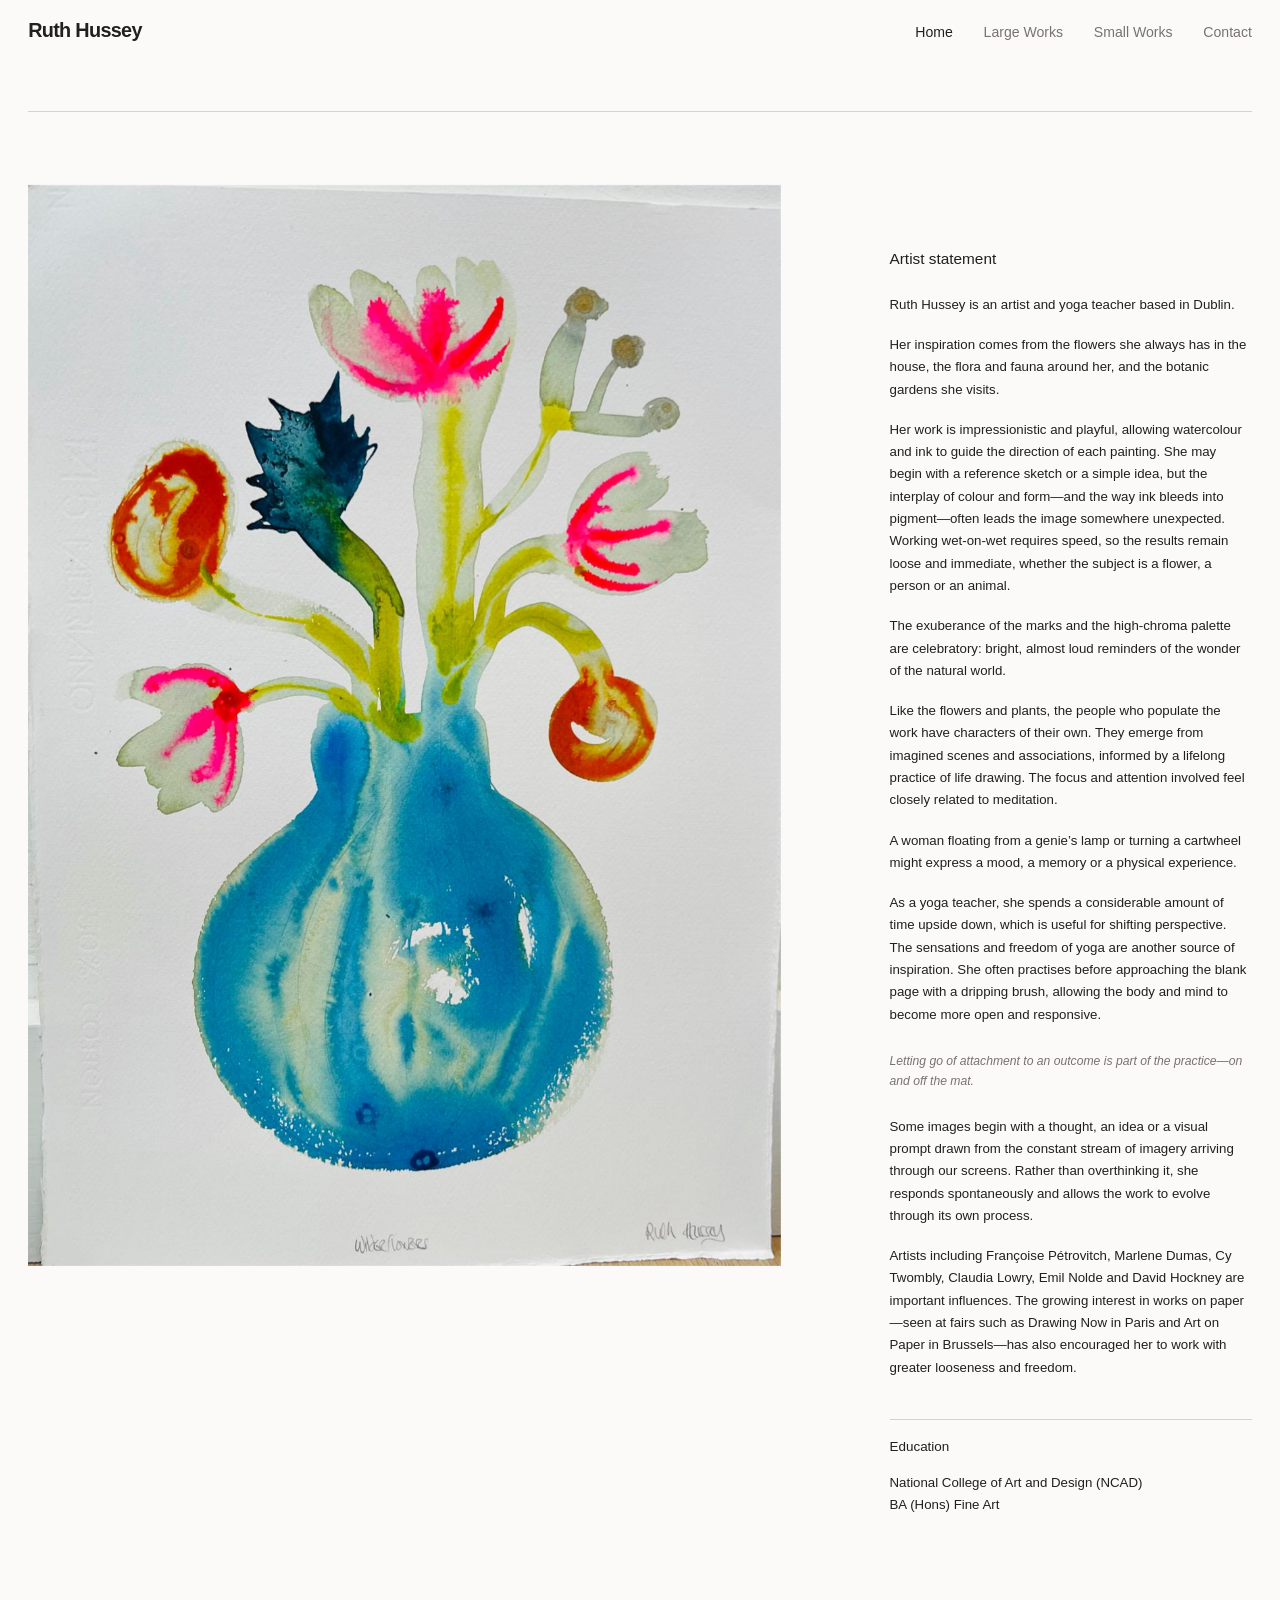
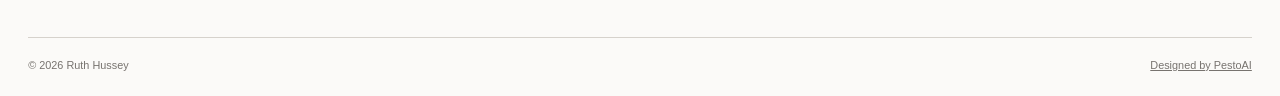
<file: index.html>
<!doctype html>
<html lang="en">
<head>
  <meta charset="utf-8">
  <meta name="viewport" content="width=device-width, initial-scale=1">
  <meta name="description" content="Ruth Hussey is a Dublin-based artist working in watercolour and ink.">
  <meta name="theme-color" content="#fbfaf8">
  <title>Ruth Hussey — Artist</title>
  <link rel="icon" href="assets/favicon.svg" type="image/svg+xml">
  <link rel="stylesheet" href="styles.css">
  <script src="site-config.js" defer></script>
  <script src="gallery-data.js" defer></script>
  <script src="artworks.js" defer></script>
  <script src="script.js" defer></script>
</head>
<body data-page="home">
  <a class="skip-link" href="#main-content">Skip to content</a>

  <header class="site-header">
    <a class="artist-name" href="index.html" data-site-name>Ruth Hussey</a>
    <nav aria-label="Main navigation">
      <a href="index.html" data-nav="home">Home</a>
      <a href="large-works.html" data-nav="large">Large Works</a>
      <a href="small-works.html" data-nav="small">Small Works</a>
      <a href="contact.html" data-nav="contact">Contact</a>
    </nav>
  </header>

  <main id="main-content" class="home-main">
    <section class="home-layout" aria-labelledby="statement-title">
      <figure class="home-artwork">
        <img id="home-image" src="" alt="Artwork by Ruth Hussey" hidden>
      </figure>

      <article class="artist-statement">
        <h1 id="statement-title">Artist statement</h1>

        <p>Ruth Hussey is an artist and yoga teacher based in Dublin.</p>

        <p>Her inspiration comes from the flowers she always has in the house, the flora and fauna around her, and the botanic gardens she visits.</p>

        <p>Her work is impressionistic and playful, allowing watercolour and ink to guide the direction of each painting. She may begin with a reference sketch or a simple idea, but the interplay of colour and form—and the way ink bleeds into pigment—often leads the image somewhere unexpected. Working wet-on-wet requires speed, so the results remain loose and immediate, whether the subject is a flower, a person or an animal.</p>

        <p>The exuberance of the marks and the high-chroma palette are celebratory: bright, almost loud reminders of the wonder of the natural world.</p>

        <p>Like the flowers and plants, the people who populate the work have characters of their own. They emerge from imagined scenes and associations, informed by a lifelong practice of life drawing. The focus and attention involved feel closely related to meditation.</p>

        <p>A woman floating from a genie’s lamp or turning a cartwheel might express a mood, a memory or a physical experience.</p>

        <p>As a yoga teacher, she spends a considerable amount of time upside down, which is useful for shifting perspective. The sensations and freedom of yoga are another source of inspiration. She often practises before approaching the blank page with a dripping brush, allowing the body and mind to become more open and responsive.</p>

        <blockquote>Letting go of attachment to an outcome is part of the practice—on and off the mat.</blockquote>

        <p>Some images begin with a thought, an idea or a visual prompt drawn from the constant stream of imagery arriving through our screens. Rather than overthinking it, she responds spontaneously and allows the work to evolve through its own process.</p>

        <p>Artists including Françoise Pétrovitch, Marlene Dumas, Cy Twombly, Claudia Lowry, Emil Nolde and David Hockney are important influences. The growing interest in works on paper—seen at fairs such as Drawing Now in Paris and Art on Paper in Brussels—has also encouraged her to work with greater looseness and freedom.</p>

        <section class="education" aria-labelledby="education-title">
          <h2 id="education-title">Education</h2>
          <p>National College of Art and Design (NCAD)<br>BA (Hons) Fine Art</p>
        </section>
      </article>
    </section>
  </main>

  <footer class="site-footer">
    <p>© <span id="current-year"></span> <span data-site-name>Ruth Hussey</span></p>
    <p><a href="https://pestoai.net/" target="_blank" rel="noopener noreferrer">Designed by PestoAI</a></p>
  </footer>
</body>
</html>
</file>
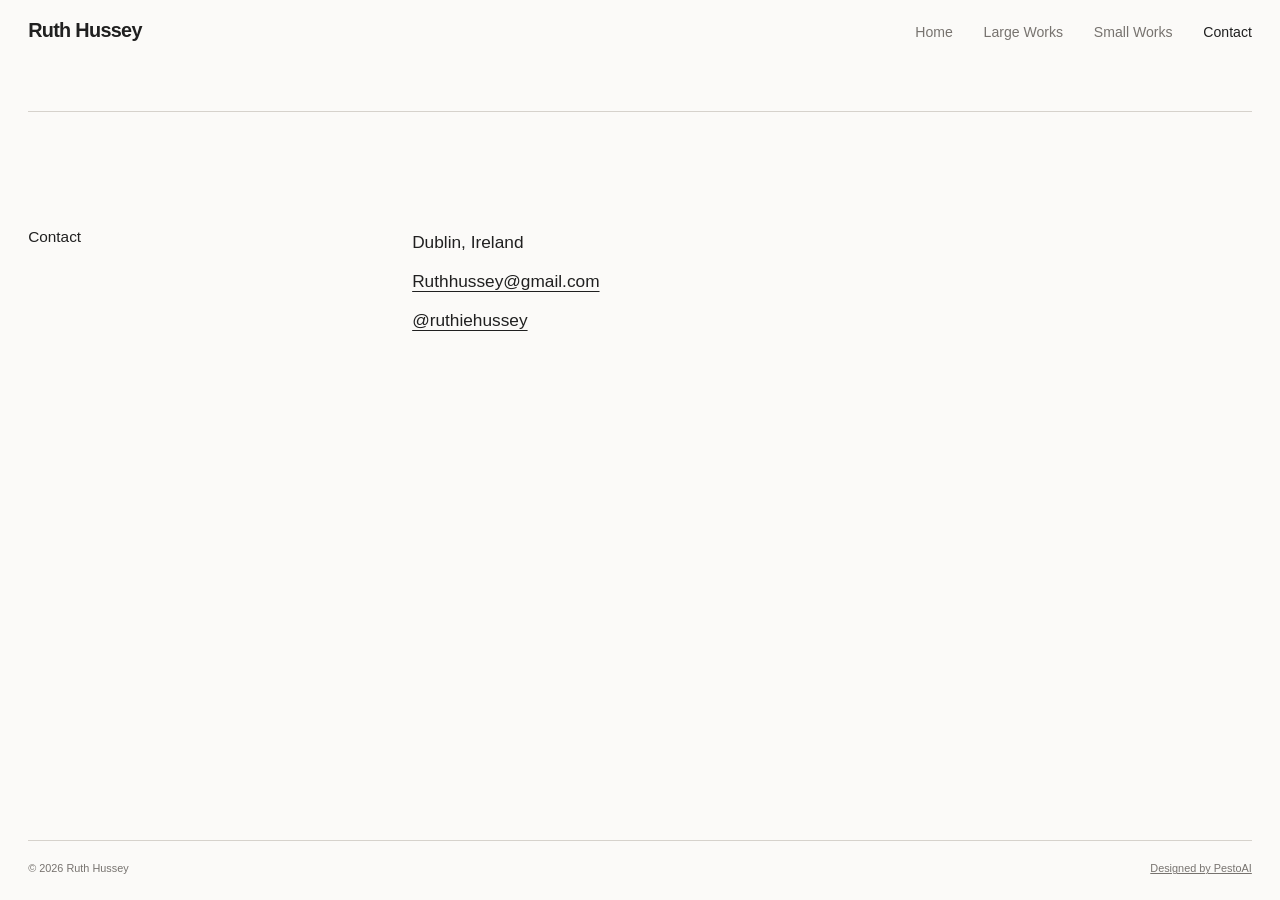
<file: contact.html>
<!doctype html>
<html lang="en">
<head>
  <meta charset="utf-8">
  <meta name="viewport" content="width=device-width, initial-scale=1">
  <meta name="description" content="Contact Dublin-based artist Ruth Hussey.">
  <meta name="theme-color" content="#fbfaf8">
  <title>Contact — Ruth Hussey</title>
  <link rel="icon" href="assets/favicon.svg" type="image/svg+xml">
  <link rel="stylesheet" href="styles.css">
  <script src="site-config.js" defer></script>
  <script src="gallery-data.js" defer></script>
  <script src="artworks.js" defer></script>
  <script src="script.js" defer></script>
</head>
<body data-page="contact">
  <a class="skip-link" href="#main-content">Skip to content</a>

  <header class="site-header">
    <a class="artist-name" href="index.html" data-site-name>Ruth Hussey</a>
    <nav aria-label="Main navigation">
      <a href="index.html" data-nav="home">Home</a>
      <a href="large-works.html" data-nav="large">Large Works</a>
      <a href="small-works.html" data-nav="small">Small Works</a>
      <a href="contact.html" data-nav="contact">Contact</a>
    </nav>
  </header>

  <main id="main-content" class="contact-main">
    <section class="contact-layout" aria-labelledby="contact-title">
      <h1 id="contact-title">Contact</h1>
      <div class="contact-details">
        <p>Dublin, Ireland</p>
        <p><a data-email-link href="mailto:Ruthhussey@gmail.com">Ruthhussey@gmail.com</a></p>
        <p><a data-instagram-link href="https://www.instagram.com/ruthiehussey/" target="_blank" rel="noreferrer">@ruthiehussey</a></p>
      </div>
    </section>
  </main>

  <footer class="site-footer">
    <p>© <span id="current-year"></span> <span data-site-name>Ruth Hussey</span></p>
    <p><a href="https://pestoai.net/" target="_blank" rel="noopener noreferrer">Designed by PestoAI</a></p>
  </footer>
</body>
</html>
</file>
<file: styles.css>
:root {
  --background: #fbfaf8;
  --text: #202020;
  --muted: #77736f;
  --line: #d6d2cc;
  --page-edge: clamp(1.5rem, 2.2vw, 2.75rem);
  --sans: "Avenir Next", Avenir, "Century Gothic", Futura, Arial, sans-serif;
}

* {
  box-sizing: border-box;
}

html {
  scroll-behavior: smooth;
}

body {
  min-height: 100vh;
  margin: 0;
  display: flex;
  flex-direction: column;
  background: var(--background);
  color: var(--text);
  font-family: var(--sans);
  font-size: 15px;
  line-height: 1.65;
  -webkit-font-smoothing: antialiased;
}

body.is-locked {
  overflow: hidden;
}

img {
  display: block;
  max-width: 100%;
}

a {
  color: inherit;
}

button {
  font: inherit;
}

.skip-link {
  position: fixed;
  top: 0.75rem;
  left: 0.75rem;
  z-index: 1000;
  padding: 0.55rem 0.8rem;
  background: var(--text);
  color: #fff;
  transform: translateY(-180%);
}

.skip-link:focus {
  transform: translateY(0);
}

.site-header {
  display: flex;
  align-items: baseline;
  justify-content: space-between;
  gap: 2rem;
  margin: 0 var(--page-edge);
  padding: 1.3rem 0 clamp(3rem, 5.5vw, 5.2rem);
  border-bottom: 1px solid var(--line);
}

.artist-name {
  flex: 0 0 auto;
  font-size: clamp(1.15rem, 1.55vw, 1.45rem);
  font-weight: 600;
  letter-spacing: -0.035em;
  line-height: 1;
  text-decoration: none;
}

.site-header nav {
  display: flex;
  flex-wrap: wrap;
  justify-content: flex-end;
  gap: clamp(1.15rem, 2.4vw, 2.35rem);
}

.site-header nav a {
  color: var(--muted);
  font-size: 0.88rem;
  line-height: 1;
  text-decoration: none;
  transition: color 140ms ease;
}

.site-header nav a:hover,
.site-header nav a:focus-visible,
.site-header nav a[aria-current="page"] {
  color: var(--text);
}

.home-main,
.works-main,
.contact-main {
  flex: 1;
  width: 100%;
  padding-right: var(--page-edge);
  padding-left: var(--page-edge);
}

.home-main {
  padding-top: clamp(3.7rem, 5.7vw, 6.3rem);
  padding-bottom: clamp(5rem, 8vw, 9rem);
}

.home-layout {
  display: grid;
  grid-template-columns: minmax(0, 1.62fr) minmax(260px, 0.78fr);
  align-items: start;
  gap: clamp(3.5rem, 8.5vw, 8.5rem);
}

.home-artwork {
  position: sticky;
  top: 2rem;
  margin: 0;
  min-height: 18rem;
}

.home-artwork:empty {
  display: none;
}

.home-artwork img {
  width: 100%;
  height: auto;
}

.artist-statement {
  width: min(100%, 35rem);
  padding-top: clamp(2rem, 5vw, 4.2rem);
}

.artist-statement h1,
.education h2,
.page-title,
.contact-layout h1 {
  margin: 0;
  font-size: 0.96rem;
  font-weight: 400;
  line-height: 1.3;
}

.artist-statement h1 {
  margin-bottom: 1.55rem;
}

.artist-statement p {
  margin: 0 0 1.12rem;
  font-size: clamp(0.83rem, 0.9vw, 0.93rem);
  line-height: 1.68;
}

.artist-statement blockquote {
  margin: 1.55rem 0;
  padding: 0;
  border: 0;
  color: var(--muted);
  font-size: clamp(0.76rem, 0.82vw, 0.84rem);
  font-style: italic;
  line-height: 1.65;
}

.education {
  margin-top: 2.5rem;
  padding-top: 1.15rem;
  border-top: 1px solid var(--line);
}

.education h2 {
  margin-bottom: 1rem;
  font-size: 0.84rem;
}

.works-main {
  padding-top: clamp(3.6rem, 5.5vw, 6rem);
  padding-bottom: clamp(5rem, 9vw, 9rem);
}

.page-title {
  margin-bottom: clamp(3.2rem, 5.5vw, 5.5rem);
}

.works-grid {
  display: grid;
  align-items: start;
}

.works-grid-large {
  grid-template-columns: 1fr;
  gap: clamp(5rem, 8vw, 9rem);
}

.works-grid-large .artwork {
  width: 35%;
  justify-self: center;
}

.works-grid-small {
  grid-template-columns: repeat(3, minmax(0, 1fr));
  gap: clamp(4rem, 7vw, 7rem) clamp(1.8rem, 3.8vw, 4.5rem);
}

.works-grid-small .artwork {
  width: 50%;
  justify-self: center;
}

.artwork {
  margin: 0;
}

.artwork button {
  display: block;
  width: 100%;
  margin: 0;
  padding: 0;
  border: 0;
  background: transparent;
  cursor: zoom-in;
}

.artwork img {
  width: 100%;
  height: auto;
}

.artwork-caption {
  padding-top: 0.65rem;
  color: var(--text);
  font-size: 0.8rem;
  letter-spacing: 0.03em;
  line-height: 1.45;
}

.artwork-caption span {
  display: block;
}

.artwork-title {
  font-style: italic;
}

.artwork-dimensions {
  color: var(--muted);
}

.contact-main {
  padding-top: clamp(5rem, 9vw, 9.5rem);
  padding-bottom: clamp(8rem, 14vw, 15rem);
}

.contact-layout {
  display: grid;
  grid-template-columns: minmax(130px, 0.5fr) minmax(280px, 1.5fr);
  gap: clamp(3rem, 10vw, 11rem);
  max-width: 72rem;
}

.contact-details {
  padding-top: 0.05rem;
}

.contact-details p {
  margin: 0 0 0.65rem;
  font-size: clamp(1rem, 1.35vw, 1.25rem);
}

.contact-details a {
  text-decoration-thickness: 1px;
  text-underline-offset: 0.23em;
}

.site-footer {
  display: flex;
  justify-content: space-between;
  gap: 1rem;
  margin: 0 var(--page-edge);
  padding: 1.2rem 0 1.35rem;
  border-top: 1px solid var(--line);
  color: var(--muted);
  font-size: 0.68rem;
}

.site-footer p {
  margin: 0;
}

.lightbox {
  width: 100vw;
  max-width: none;
  height: 100vh;
  max-height: none;
  margin: 0;
  padding: 2rem clamp(0.8rem, 3vw, 3rem);
  border: 0;
  background: rgba(251, 250, 248, 0.985);
  color: var(--text);
  overflow: hidden;
}

.lightbox::backdrop {
  background: rgba(251, 250, 248, 0.97);
}

.lightbox[open] {
  display: grid;
  grid-template-columns: 3rem minmax(0, 1fr) 3rem;
  align-items: center;
}

.lightbox img {
  justify-self: center;
  max-width: 100%;
  max-height: calc(100vh - 4rem);
  object-fit: contain;
}

.lightbox-close,
.lightbox-nav {
  border: 0;
  background: transparent;
  color: var(--text);
  cursor: pointer;
}

.lightbox-close {
  position: fixed;
  top: 1rem;
  right: 1.2rem;
  z-index: 2;
  padding: 0.5rem;
  font-size: 0.72rem;
}

.lightbox-nav {
  padding: 0.75rem;
  font-size: 1.25rem;
}

@media (max-width: 960px) {
  .home-layout {
    grid-template-columns: 1.3fr 0.8fr;
    gap: 3rem;
  }

  .works-grid-small {
    grid-template-columns: repeat(2, minmax(0, 1fr));
  }
}

@media (max-width: 740px) {
  .site-header {
    align-items: flex-start;
    flex-direction: column;
    gap: 1.4rem;
    padding-bottom: 2rem;
  }

  .site-header nav {
    width: 100%;
    justify-content: flex-start;
    gap: 0.8rem 1.45rem;
  }

  .home-main,
  .works-main,
  .contact-main {
    padding-top: 2.8rem;
  }

  .home-layout {
    grid-template-columns: 1fr;
    gap: 2.7rem;
  }

  .home-artwork {
    position: static;
    min-height: 0;
  }

  .artist-statement {
    padding-top: 0;
  }

  .works-grid-large {
    gap: 4.5rem;
  }

  .works-grid-large .artwork {
    width: 70%;
  }

  .contact-layout {
    grid-template-columns: 1fr;
    gap: 2.1rem;
  }
}

@media (max-width: 520px) {
  .artist-name {
    font-size: 1.2rem;
  }

  .site-header nav a {
    font-size: 0.81rem;
  }

  .works-grid-small {
    grid-template-columns: 1fr;
    gap: 4rem;
  }

  .lightbox {
    padding: 3.25rem 0.45rem 1rem;
  }

  .lightbox[open] {
    grid-template-columns: 1fr;
  }

  .lightbox-nav {
    position: fixed;
    top: 50%;
    z-index: 2;
    background: rgba(251, 250, 248, 0.8);
  }

  .lightbox-prev {
    left: 0;
  }

  .lightbox-next {
    right: 0;
  }
}
</file>
